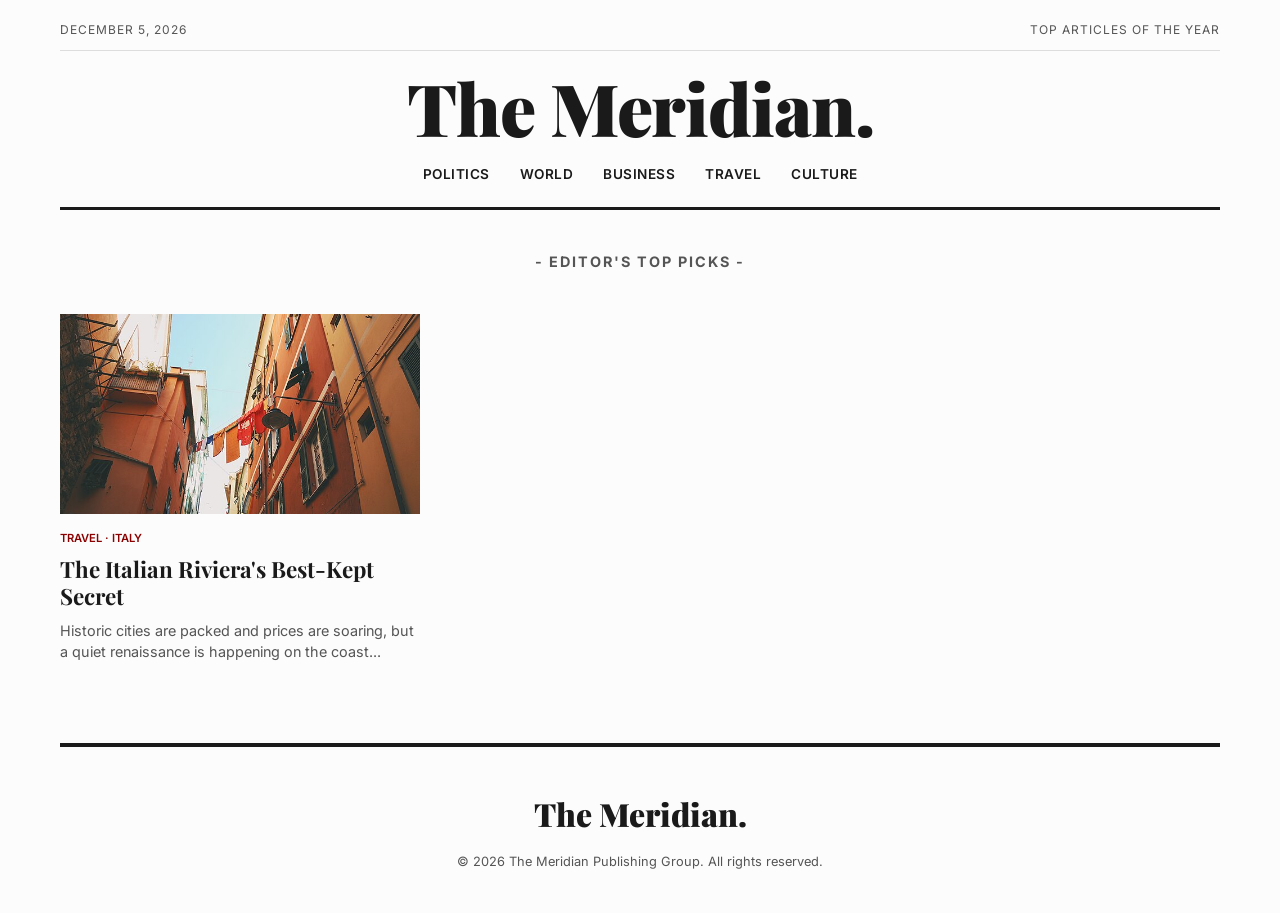
<file: index.html>
<!DOCTYPE html>
<html lang="en">
<head>
    <meta charset="UTF-8">
    <meta name="viewport" content="width=device-width, initial-scale=1.0">
    <title>The Meridian | Editor's Picks</title>
    <link rel="preconnect" href="https://fonts.googleapis.com">
    <link rel="preconnect" href="https://fonts.gstatic.com" crossorigin>
    <link href="https://fonts.googleapis.com/css2?family=Lora:ital,wght@0,400;0,600;1,400&family=Playfair+Display:ital,wght@0,400;0,700;0,900;1,400;1,700&family=Inter:wght@300;400;600&display=swap" rel="stylesheet">
    <link rel="stylesheet" href="styles.css">
</head>
<body>
    <div class="container">
        <header class="site-header">
            <div class="header-top">
                <span id="current-date"></span>
                <span>Top Articles of the Year</span>
            </div>
            <div class="logo"><a href="index.html">The Meridian.</a></div>
            <nav class="main-nav">
                <a href="#">Politics</a>
                <a href="#">World</a>
                <a href="#">Business</a>
                <a href="#">Travel</a>
                <a href="#">Culture</a>
            </nav>
        </header>

        <main>
            <h2 class="section-title">- Editor's Top Picks -</h2>
            <div class="article-grid">
                
                <!-- Card Articolo 1 -->
                <a href="articles/genoa-riviera/index.html" class="article-card">
                    <img src="articles/genoa-riviera/cover.jpg" alt="Genoa">
                    <span class="card-cat">Travel &middot; Italy</span>
                    <h3>The Italian Riviera's Best-Kept Secret</h3>
                    <p>Historic cities are packed and prices are soaring, but a quiet renaissance is happening on the coast...</p>
                </a>

                <!-- Aggiungi altre card qui per arrivare a 10 -->
                
            </div>
        </main>

        <footer class="site-footer">
            <div class="footer-logo">The Meridian.</div>
            <p class="footer-copy">&copy; 2026 The Meridian Publishing Group. All rights reserved.</p>
        </footer>
    </div>
    <script>
        document.getElementById('current-date').innerText = new Date().toLocaleDateString('en-US', { year: 'numeric', month: 'long', day: 'numeric' });
    </script>
</body>
</html>
</file>
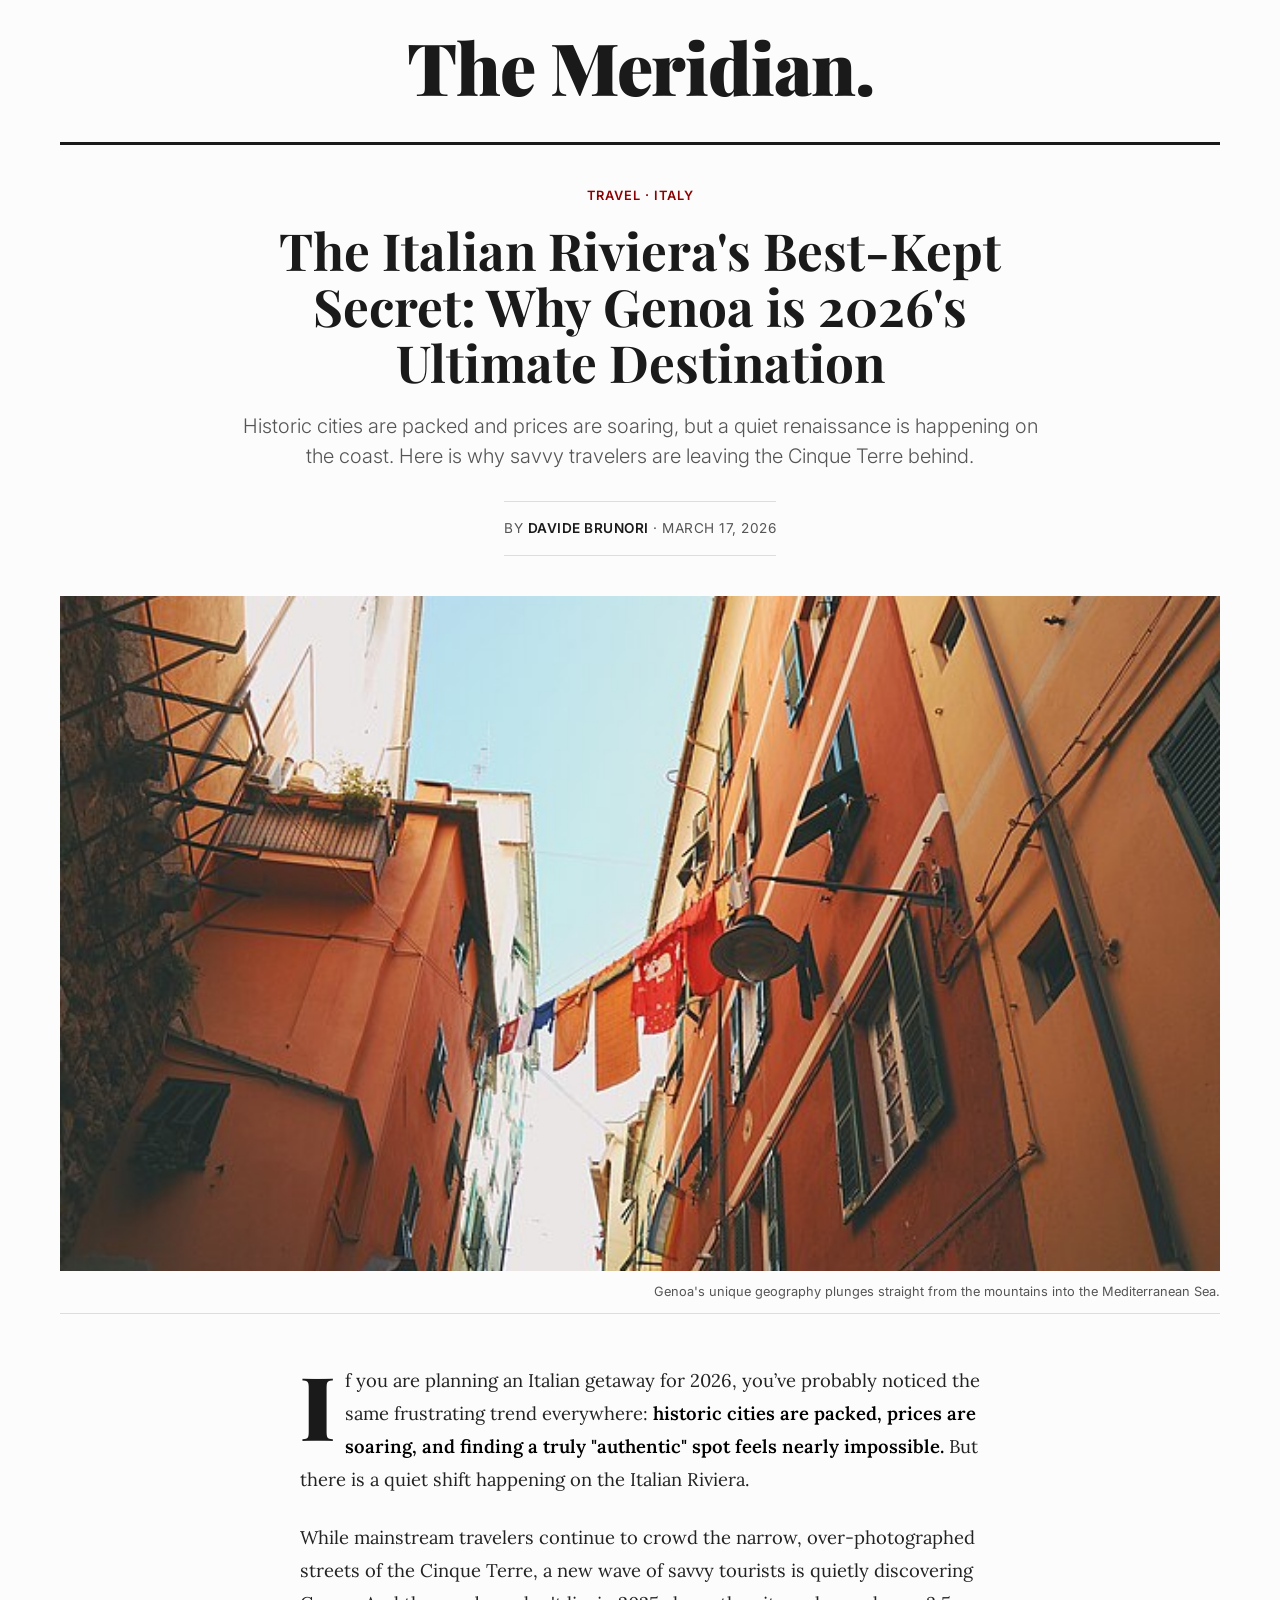
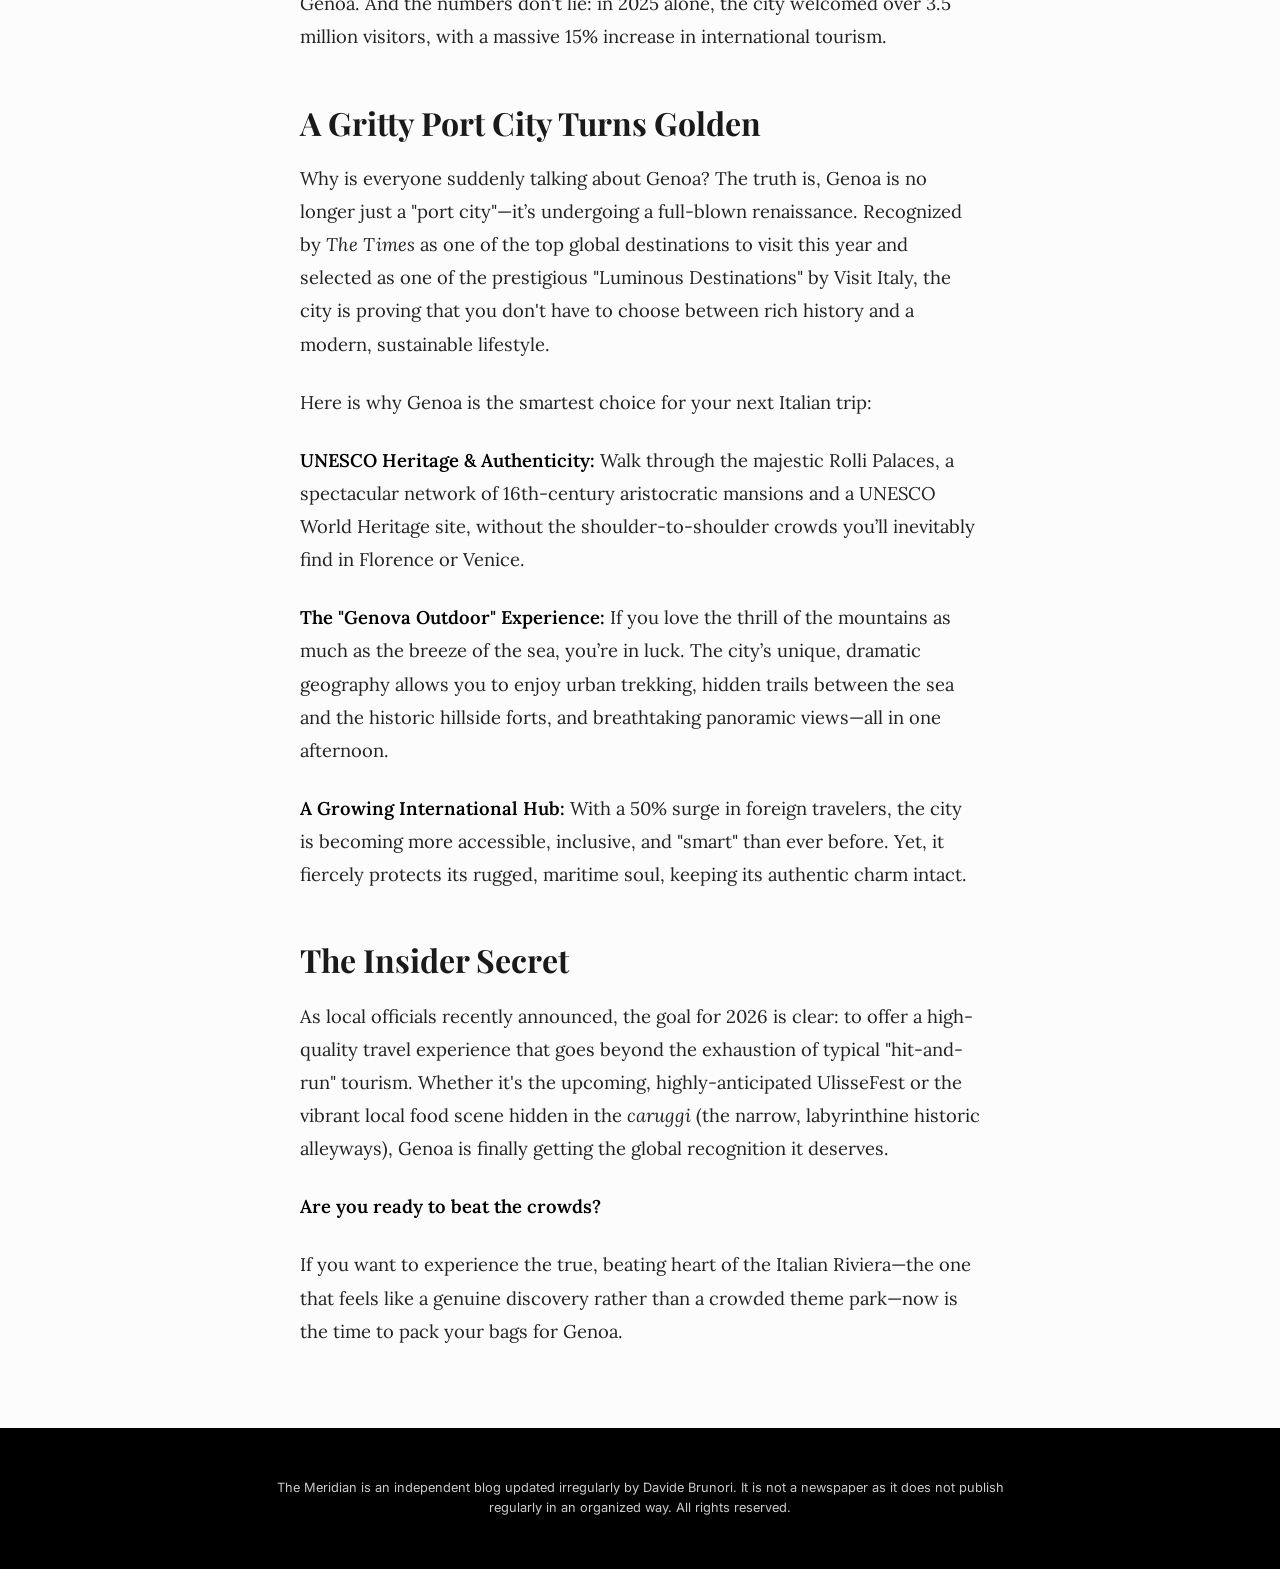
<file: articles/genoa-riviera/index.html>
<!DOCTYPE html>
<html lang="en">
<head>
    <meta charset="UTF-8">
    <meta name="viewport" content="width=device-width, initial-scale=1.0">
    <title>The Meridian | Article</title>
    <link rel="preconnect" href="https://fonts.googleapis.com">
    <link rel="preconnect" href="https://fonts.gstatic.com" crossorigin>
    <link href="https://fonts.googleapis.com/css2?family=Lora:ital,wght@0,400;0,600;1,400&family=Playfair+Display:ital,wght@0,400;0,700;0,900;1,400;1,700&family=Inter:wght@300;400;600&display=swap" rel="stylesheet">
    <!-- Punta al CSS nella cartella padre -->
    <link rel="stylesheet" href="../../styles.css"> 
</head>
<body>
    <div class="container">
        <header class="site-header">
            <div class="logo"><a href="../../index.html">The Meridian.</a></div>
        </header>

        <!-- Loader visivo mentre carica -->
        <div id="loader" style="text-align: center; padding: 50px; font-family: var(--font-sans);">Loading article...</div>

        <main id="article-content" style="display: none;">
            <header class="article-header">
                <span class="category" id="art-category"></span>
                <h1 class="headline" id="art-title"></h1>
                <p class="dek" id="art-dek"></p>
                <!-- Autore fisso -->
                <div class="byline">By <strong>Davide Brunori</strong> &middot; <span id="art-date"></span></div>
            </header>

            <figure class="hero">
                <img id="art-image" src="" alt="">
                <figcaption id="art-caption"></figcaption>
            </figure>

            <article class="article-body" id="art-body"></article>
        </main>
    </div>

    <!-- Footer informativo -->
    <div style="background-color: #000; color: #fff; padding: 50px 20px; margin-top: 80px; text-align: center;">
        <div class="container" style="max-width: 800px; font-family: var(--font-sans); font-size: 0.8rem; line-height: 1.6; opacity: 0.8;">
            <p>The Meridian is an independent blog updated irregularly by Davide Brunori. It is not a newspaper as it does not publish regularly in an organized way. All rights reserved.</p>
        </div>
    </div>

    <script>
        function parseArticle(text) {
            const parts = text.split('\n---\n');
            const metaRaw = parts[0];
            const bodyRaw = parts[1];

            const metaData = {};
            metaRaw.split('\n').forEach(line => {
                const sepIndex = line.indexOf(':');
                if (sepIndex > -1) {
                    const key = line.substring(0, sepIndex).trim();
                    const value = line.substring(sepIndex + 1).trim();
                    metaData[key] = value;
                }
            });

            // Popola l'intestazione (senza più l'autore nel file txt)
            document.title = metaData.TITLE + " | The Meridian";
            document.getElementById('art-category').innerHTML = metaData.CATEGORY;
            document.getElementById('art-title').innerText = metaData.TITLE;
            document.getElementById('art-dek').innerText = metaData.DEK;
            document.getElementById('art-date').innerText = metaData.DATE;
            document.getElementById('art-image').src = metaData.IMAGE;
            document.getElementById('art-caption').innerText = metaData.CAPTION;

            // Formatta il corpo del testo
            const paragraphs = bodyRaw.trim().split('\n\n');
            let htmlBody = '';

            paragraphs.forEach(p => {
                let text = p.trim();
                text = text.replace(/\*\*(.*?)\*\*/g, '<strong>$1</strong>');
                text = text.replace(/\*(.*?)\*/g, '<em>$1</em>');
                
                if (text.startsWith('## ')) {
                    htmlBody += `<h2>${text.replace('## ', '')}</h2>`;
                } else {
                    htmlBody += `<p>${text}</p>`;
                }
            });

            document.getElementById('art-body').innerHTML = htmlBody;
            document.getElementById('loader').style.display = 'none';
            document.getElementById('article-content').style.display = 'block';
        }

        fetch('article.txt')
            .then(response => response.text())
            .then(data => parseArticle(data))
            .catch(error => {
                document.getElementById('loader').innerText = "Errore nel caricamento dell'articolo.";
            });
    </script>
</body>
</html>
</file>
<file: styles.css>
/* styles.css */
:root {
    --bg-color: #fcfcfc;
    --text-main: #1a1a1a;
    --text-muted: #555555;
    --accent: #8b0000;
    --border-color: #dddddd;
    --font-branding: 'Playfair Display', serif;
    --font-headline: 'Playfair Display', serif;
    --font-body: 'Lora', serif;
    --font-sans: 'Inter', sans-serif;
}

* { box-sizing: border-box; margin: 0; padding: 0; }
body { background-color: var(--bg-color); color: var(--text-main); font-family: var(--font-body); line-height: 1.7; -webkit-font-smoothing: antialiased; }
a { color: inherit; text-decoration: none; transition: color 0.2s ease; }
.container { max-width: 1200px; margin: 0 auto; padding: 0 20px; }

/* Header & Footer */
.site-header { border-bottom: 3px solid var(--text-main); padding: 20px 0; margin-bottom: 40px; text-align: center; }
.header-top { display: flex; justify-content: space-between; font-family: var(--font-sans); font-size: 0.75rem; text-transform: uppercase; letter-spacing: 1px; color: var(--text-muted); margin-bottom: 20px; border-bottom: 1px solid var(--border-color); padding-bottom: 10px; }
.logo { font-family: var(--font-branding); font-size: 4.5rem; font-weight: 900; letter-spacing: -1px; line-height: 1; margin: 10px 0 20px; }
.logo a { text-decoration: none; color: inherit; }
.main-nav { display: flex; justify-content: center; gap: 30px; font-family: var(--font-sans); font-size: 0.85rem; font-weight: 600; text-transform: uppercase; letter-spacing: 0.5px; }
.main-nav a:hover { color: var(--accent); }
.site-footer { border-top: 4px solid var(--text-main); padding: 40px 0; margin-top: 80px; text-align: center; font-family: var(--font-sans); }
.footer-logo { font-family: var(--font-branding); font-size: 2rem; font-weight: 900; margin-bottom: 10px; }
.footer-copy { font-size: 0.8rem; color: var(--text-muted); }

/* Article Classes */
.article-header { max-width: 800px; margin: 0 auto 40px; text-align: center; }
.category { font-family: var(--font-sans); color: var(--accent); text-transform: uppercase; font-size: 0.8rem; font-weight: 600; letter-spacing: 1px; display: block; margin-bottom: 15px; }
.headline { font-family: var(--font-headline); font-size: 3.2rem; font-weight: 700; line-height: 1.1; margin-bottom: 20px; }
.dek { font-family: var(--font-sans); font-size: 1.25rem; font-weight: 300; color: var(--text-muted); line-height: 1.5; margin-bottom: 30px; }
.byline { font-family: var(--font-sans); font-size: 0.85rem; color: var(--text-muted); border-top: 1px solid var(--border-color); border-bottom: 1px solid var(--border-color); padding: 15px 0; display: inline-block; text-transform: uppercase; letter-spacing: 0.5px; }
.byline strong { color: var(--text-main); font-weight: 600; }
.hero { width: 100%; margin-bottom: 50px; }
.hero img { width: 100%; height: auto; display: block; object-fit: cover; max-height: 75vh; }
.hero figcaption { font-family: var(--font-sans); font-size: 0.8rem; color: var(--text-muted); margin-top: 10px; text-align: right; border-bottom: 1px solid var(--border-color); padding-bottom: 10px; }
.article-body { max-width: 680px; margin: 0 auto; font-size: 1.15rem; line-height: 1.8; color: #222; }
.article-body > p:first-of-type::first-letter { float: left; font-family: var(--font-headline); font-size: 5.5rem; line-height: 0.8; padding-top: 6px; padding-right: 10px; padding-left: 0; color: var(--text-main); font-weight: 900; }
.article-body p { margin-bottom: 25px; }
.article-body strong { font-weight: 600; color: #000; }
.article-body h2 { font-family: var(--font-headline); font-size: 2rem; font-weight: 700; margin: 50px 0 20px; line-height: 1.2; color: var(--text-main); }

/* Homepage Grid Classes */
.section-title { font-family: var(--font-sans); text-transform: uppercase; letter-spacing: 2px; text-align: center; margin-bottom: 40px; font-size: 0.9rem; color: var(--text-muted); }
.article-grid { display: grid; grid-template-columns: repeat(auto-fill, minmax(300px, 1fr)); gap: 40px; margin-bottom: 60px; }
.article-card { display: flex; flex-direction: column; cursor: pointer; }
.article-card img { width: 100%; height: 200px; object-fit: cover; margin-bottom: 15px; transition: opacity 0.3s; }
.article-card:hover img { opacity: 0.8; }
.article-card .card-cat { font-family: var(--font-sans); color: var(--accent); font-size: 0.7rem; text-transform: uppercase; font-weight: 600; margin-bottom: 8px; }
.article-card h3 { font-family: var(--font-headline); font-size: 1.4rem; margin-bottom: 10px; line-height: 1.2; }
.article-card p { font-size: 0.9rem; color: var(--text-muted); line-height: 1.5; font-family: var(--font-sans); }

@media (max-width: 768px) {
    .logo { font-size: 3.2rem; }
    .headline { font-size: 2.2rem; }
    .main-nav { flex-wrap: wrap; gap: 15px; }
    .article-body { font-size: 1.05rem; }
}
</file>
